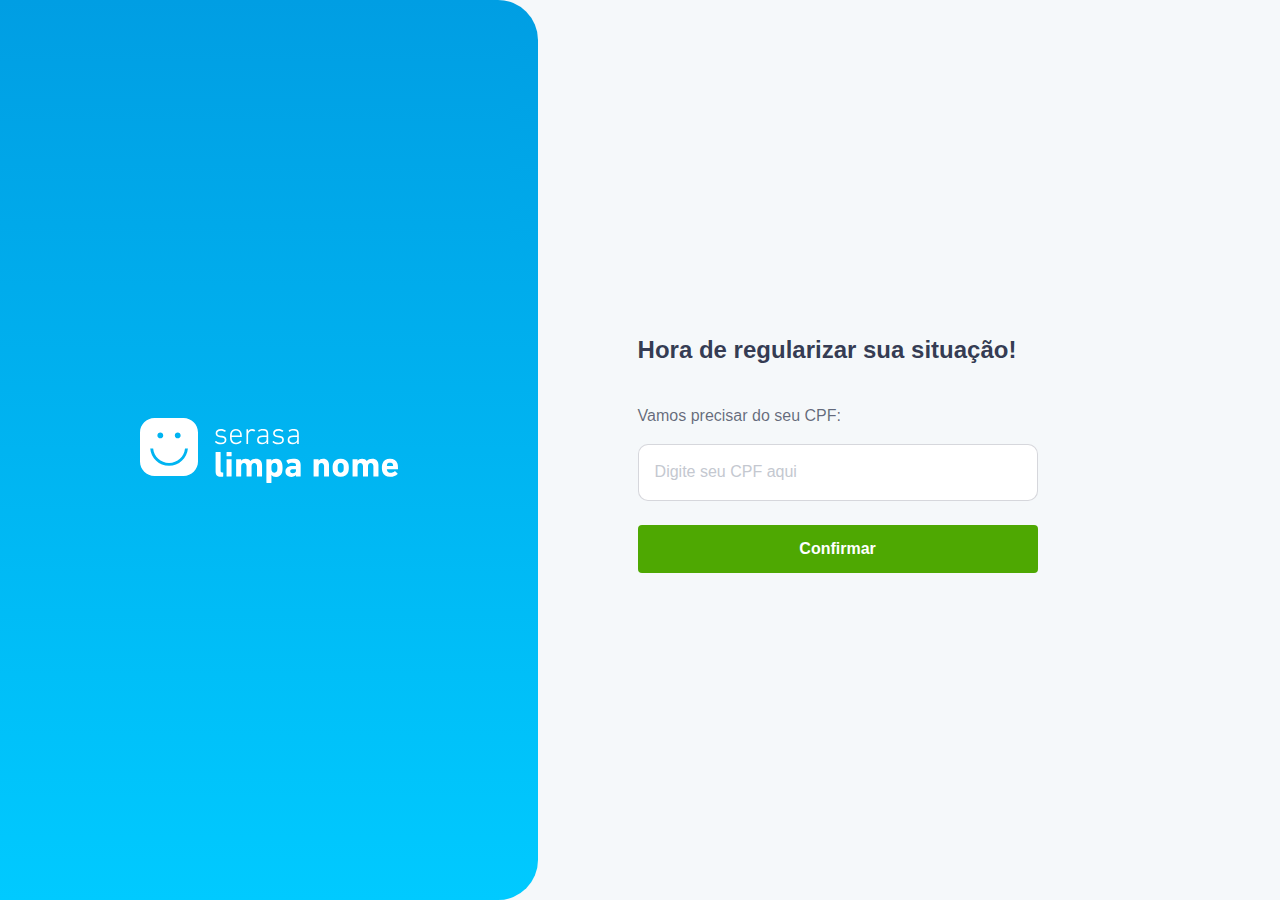
<file: base/index.html>
<!DOCTYPE html>
<html lang="pt-BR">
<head>
  <meta charset="UTF-8">
  <meta name="viewport" content="width=device-width, initial-scale=1.0">
  <link rel="stylesheet" href="./styles/login.css"/>
  <link rel="stylesheet" href="./styles/base.css"/>
  <link rel="stylesheet" href="./styles/components.css"/>

  <title>Limpa Nome | Login</title>
</head>
<body>

  <section class="hero">
    
    <img class="hero__logo" src="./images/lno-logo.svg" alt="Logo Serasa Limpa Nome"/>
    
  </section>

  <main class="login">

    <h1 class="login__title">Hora de regularizar sua situação!</h1>

    <form class="form login__form">

      <div class="form-field">
        <label class="form-field__label" for="input-cpf">Vamos precisar do seu CPF:</label>
        <input class="input form-field__input" type="text" id="input-cpf" name="cpf" placeholder="Digite seu CPF aqui"/>
      </div>

      <button class="button button--primary form__submit" type="submit">Confirmar</button>

    </form>

  </main>

</body>
</html>
</file>
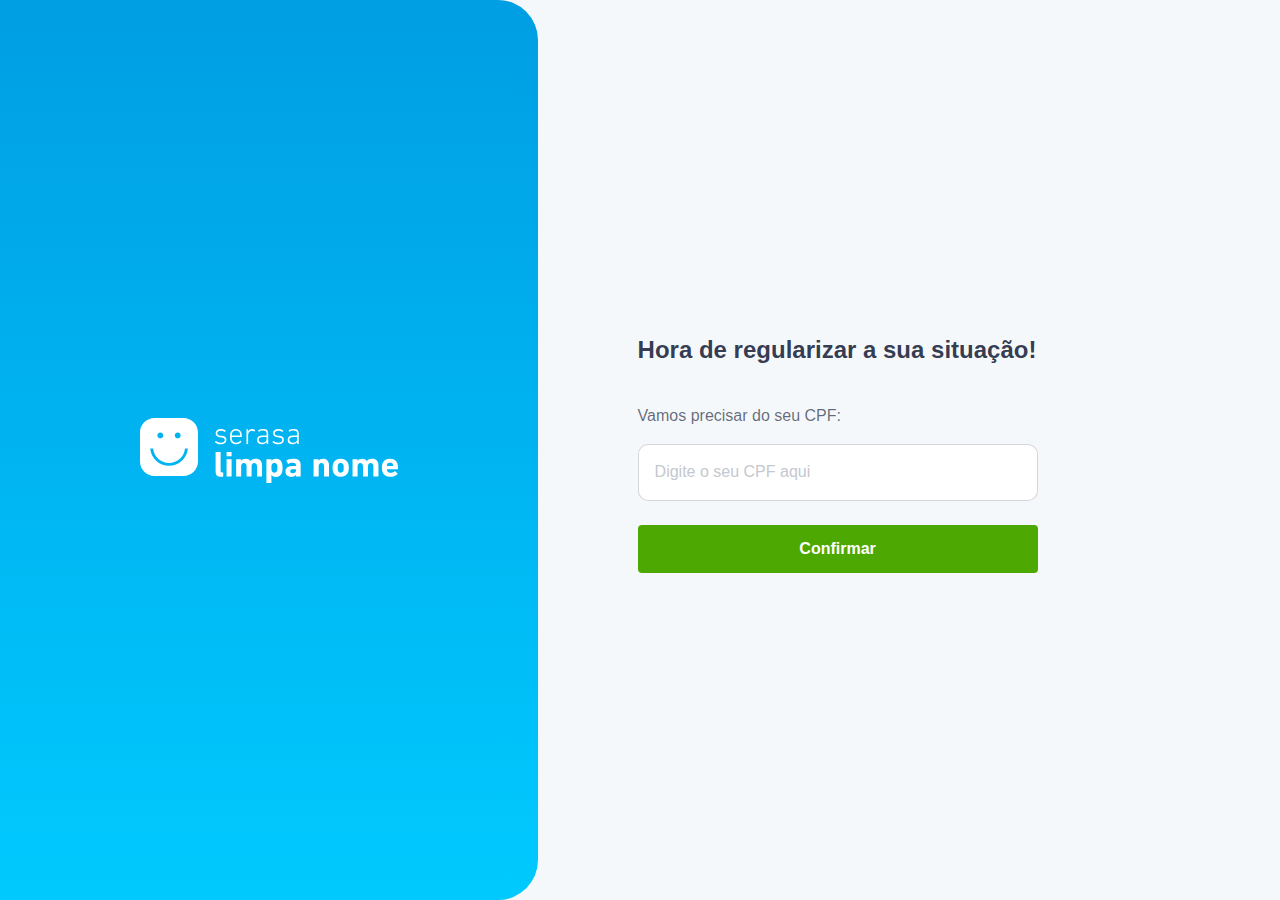
<file: final/index.html>
<!DOCTYPE html>
<html lang="en">
<head>
  <meta charset="UTF-8">
  <meta name="viewport" content="width=device-width, initial-scale=1.0">

  <link rel="stylesheet" href="./styles/base.css" />
  <link rel="stylesheet" href="./styles/components.css" />
  <link rel="stylesheet" href="./styles/login.css" />

  <title>Limpa Nome | Login</title>
</head>
<body>

  <section class="hero">

    <img class="hero__logo" src="./images/lno-logo.svg" alt="Serasa Limpa Nome Logo" />

  </section>

  <main class="login">

    <h1 class="login__title">Hora de regularizar a sua situação!</h1>

    <form class="form login__form">

      <div class="form-field">
        <label class="form-field__label" for="input-cpf">Vamos precisar do seu CPF:</label>
        <input class="form-field__input input" type="text" id="input-cpf" name="cpf" placeholder="Digite o seu CPF aqui" />
        <!-- <a href="#" class="link">Esqueci minha senha</a> -->
      </div>

      <button class="button button--primary form__submit">Confirmar</button>
    </form>

  </main>

</body>
</html>
</file>
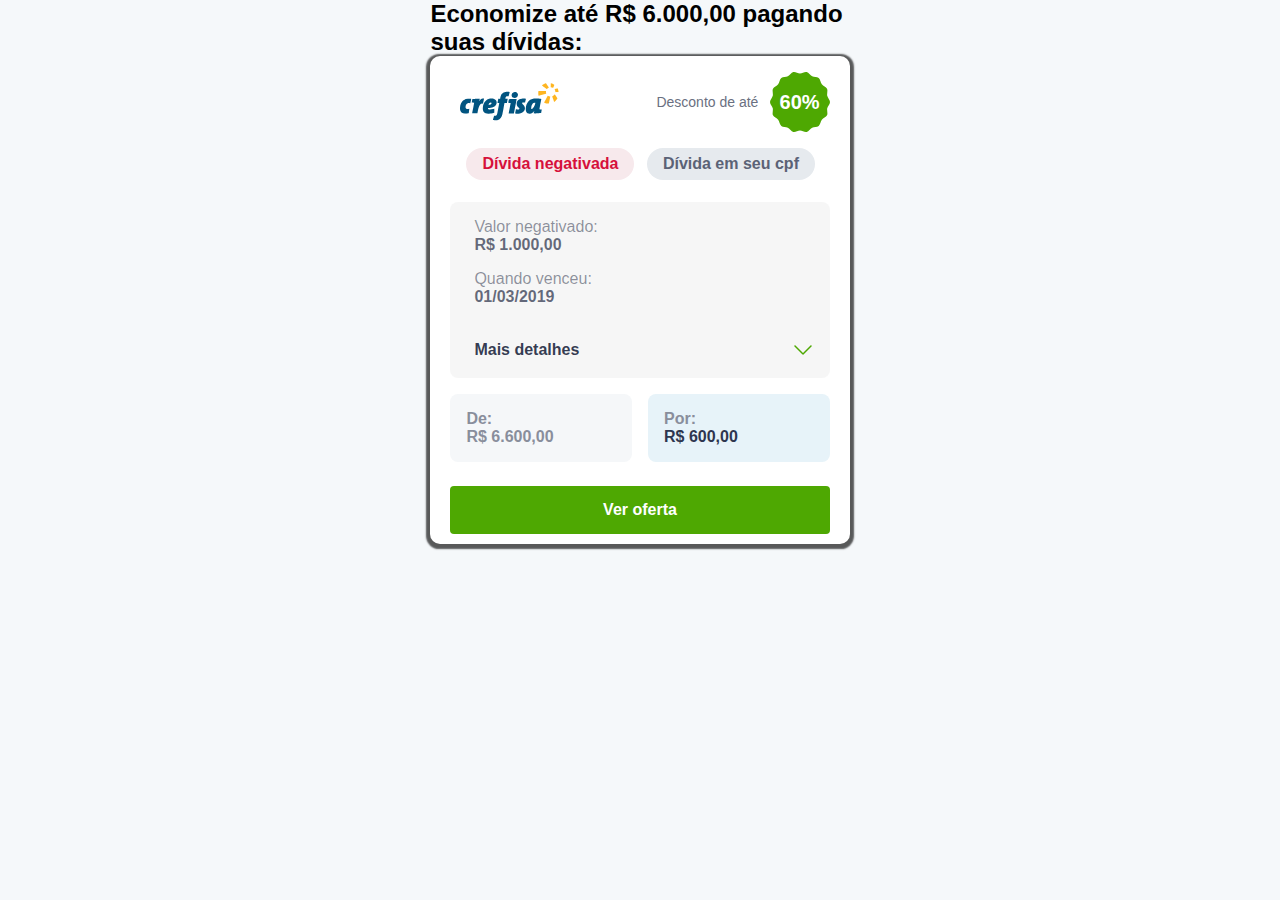
<file: base/cards.html>
<!DOCTYPE html>
    <head>
        <meta charset="utf-8" />
        <meta name="viewport" content="width=device-width, initial-scale=1.0">
        <link rel="stylesheet" href="./styles/base.css" />
        <link rel="stylesheet" href="./styles/components.css" />
        <link rel="stylesheet" href="./styles/cards.css" />
        <title>Limpa Nome | Ofertas</title>
    </head>
    <body>
        <header></header>
        <main class="container">
            
            <h1 class="title">Economize até R$ 6.000,00 pagando suas dívidas:</h1>
            
            <article class="card">

                <section class="debt-discount">
                    <img class="" src="./images/crefisa-logo.svg" alt="Logo da crefisa">
                    
                    <label class="debt-discount__label" >
                    Desconto de até
                    <span class="debt-discount__span">60%</span>
                    </label>
                </section>

                <section class="debt-info">
                    <span class="debt-span debt-info__span-negagtive">Dívida negativada</span>
                    <span class="debt-span">Dívida em seu cpf</span>
                </section>

                <section class="debt-data">
                    <dl class="debt-data__list">
                        <dt>Valor negativado:</dt>
                        <dd>R$ 1.000,00</dd>

                        <dt>Quando venceu:</dt>
                        <dd>
                        <time>01/03/2019</time>
                        </dd>
                    </dl>
                    <button type="button" class="button debt-data__btn"> Mais detalhes</button>
                </section>

                <section class="debt-value">
                    <div class="debt-value__box">
                        <span class="debt-value__span">
                            De:<br><label class="debt-value__label">R$ 6.600,00</label>
                        </span>
                    </div>

                    <div class="debt-value__box debt-value--primary">
                        <span class="debt-value__span">
                            Por:<br><label class="debt-value__label--primary">R$ 600,00</label>
                        </span>
                    </div>
                </section>
                        
                <button type="submit" class="button button--primary form__submit">Ver oferta</button>
            </article>
        </main>

    </body>
</html>
</file>
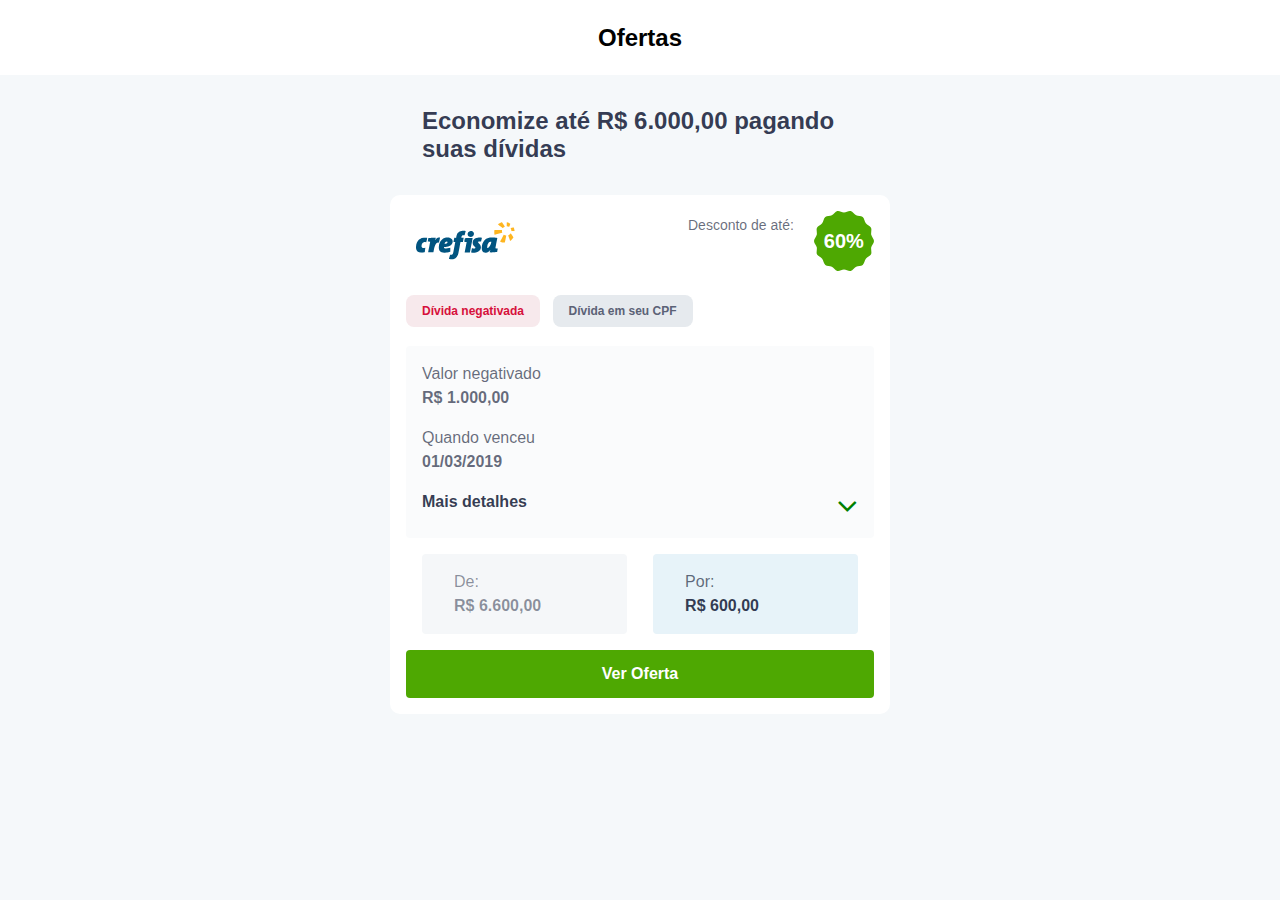
<file: desafio/home.html>
<!DOCTYPE html>
<!DOCTYPE html>
<html lang="pt-BR">
<head>
    <meta charset="UTF-8">
    <meta name="viewport" content="width=device-width, initial-scale=1.0">
    <link rel="stylesheet" href="styles/base.css"/> 
    <link rel="stylesheet" href="styles/components.css"/>
    <link rel="stylesheet" href="styles/home.css"/>
    <link rel="stylesheet" href="https://cdnjs.cloudflare.com/ajax/libs/font-awesome/4.7.0/css/font-awesome.min.css">
    <title>Limpa Nome | Home</title>
</head>
<body>
    <nav class="nav-menu"><h2>Ofertas</h2></nav>

    <main class="content">
        <h1 class="content__title">Economize até R$ 6.000,00 pagando suas dívidas</h1>
        <article class="offer">
            <section class="partner">
                <img src="./images/crefisa-logo.svg" alt="Logo Crefisa"/>

                <label class="partner--discount discount"> Desconto de até:
                    <span class="discount__percent">60%</span>
                </label>

            </section>
            <div class="partner-tag">
                <span class="tag tag-debt">Dívida negativada</span>
                <span class="tag">Dívida em seu CPF</span>
            </div>
            <section class="partner-negativate">
                <dt>Valor negativado</dt>
                <dd>R$ 1.000,00</dd>

                <dt>Quando venceu</dt>
                <dd><time>01/03/2019</time></dd>

                <label class="details">Mais detalhes<i class="fa fa-angle-down fa-2x icon"></i></label>
                
            </section>
            <section class="promotion">
                <section class="promotion__before">
                    <dl class="promotion__space">
                        <dt class="promotion_de">De:</dt>
                        <dd class="promotion_de promotion_de_value">R$ 6.600,00</dd>
                    </dl>
                    

                </section>
                <section class="promotion__after">
                    <dl class="promotion__space">
                        <dt class="promotion_por">Por:</dt>
                        <dd class="promotion_por promotion_por_value">R$ 600,00</dd>
                    </dl>
                </section>
            </section>
            <button type="submit" class="button button--primary">Ver Oferta</button>
        </article>

    </main>
</body>
</html>
</file>
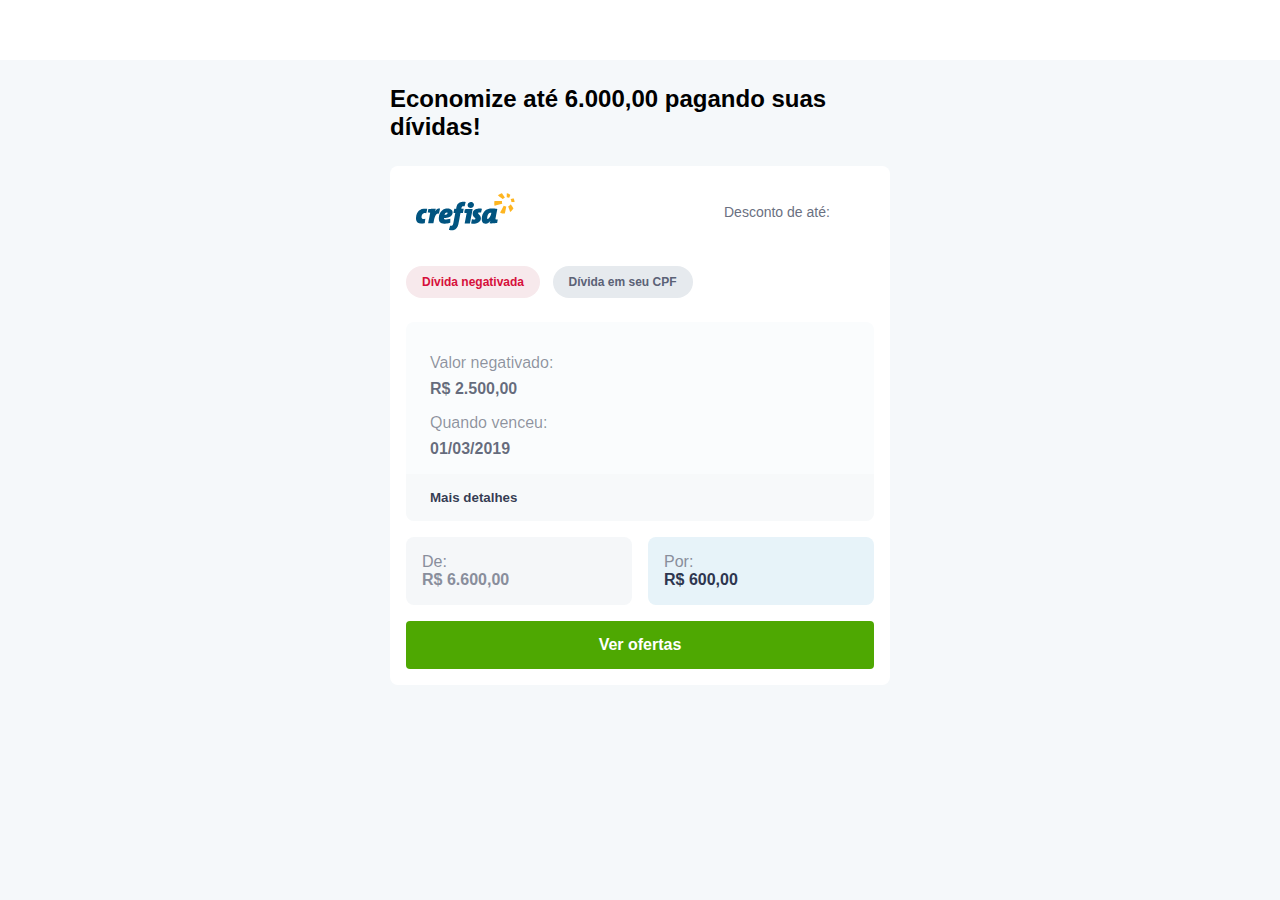
<file: desafio/offers.html>
<!DOCTYPE html>
<html lang="pt-BR">
<head>
    <meta charset="UTF-8">
    <meta name="viewport" content="width=device-width, initial-scale=1.0">
    <link rel="stylesheet" href="./styles/offers.css"/>
    <link rel="stylesheet" href="./styles/base.css" />
    <link rel="stylesheet" href="./styles/components.css" />
    <title>Limpa Nome | Ofertas</title>
</head>
<body>

    <nav class="nav-header"></nav>

    <main class="offers-list">

        <h1 class="offers-list__title">Economize até 6.000,00 pagando suas dívidas!</h1>

        <article class="card offer">

            <header class="offer__header">

                <img  src="./images/crefisa-logo.svg" alt="Logo do parceiro Crefisa"/>
                <label class="discount-percent">Desconto de até:
                    <span class="discount-percent__value">60%</span>
                </label>

            </header>

            <section class="offer__tag">

                <span class="tag tag--debt">Dívida negativada</span>
                <span class="tag">Dívida em seu CPF</span>

            </section>

            <section class="offer-detail">

                <dl class="offer-detail__list">
                    <dt>Valor negativado:</dt>
                    <dd>R$ 2.500,00</dd>
                    <dt>Quando venceu:</dt>
                    <dd><time>01/03/2019</time></dd>
                </dl>

                <button type="button" class="offer-detail__more">Mais detalhes</button>

            </section>

            <section class="offer__value">
                <label class="offer-value">De:
                    <p>R$ 6.600,00</p>
                </label>
                <label class="offer-value offer-value__disc">Por:
                    <p>R$ 600,00</p>
                </label>

            </section>

        <button type="button" class="button button--primary">Ver ofertas</button>

        </article>
    </main>
</body>
</html>
</file>
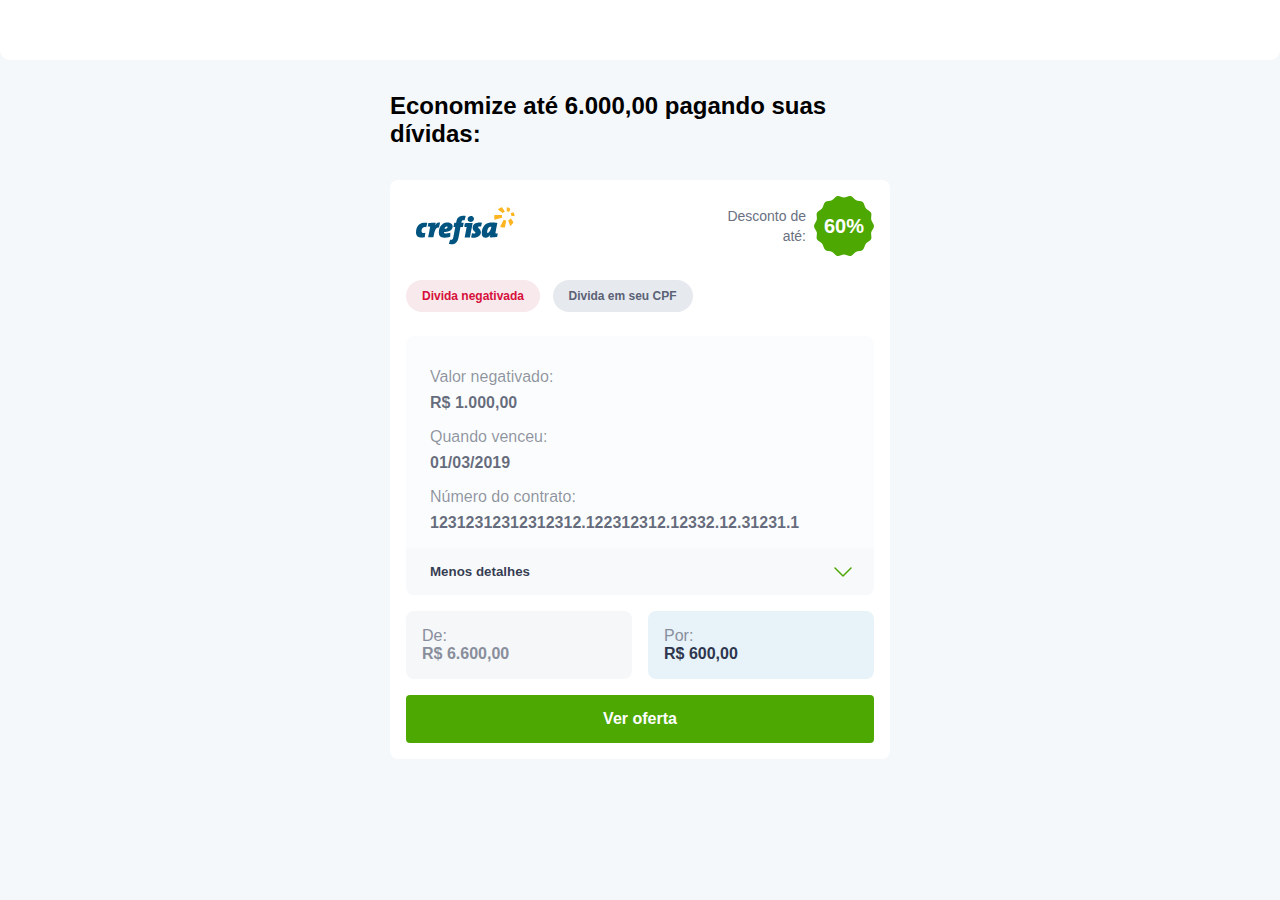
<file: final/offers.html>
<!DOCTYPE html>
<html lang="pt-BR">
<head>
  <meta charset="UTF-8">
  <meta name="viewport" content="width=device-width, initial-scale=1.0">

  <link rel="stylesheet" href="./styles/base.css" />
  <link rel="stylesheet" href="./styles/components.css" />
  <link rel="stylesheet" href="./styles/offers.css" />

  <!-- <script src="./scripts/offerList.js" type="module"></script> -->

  <title>Limpa Nome | Ofertas</title>
</head>
<body>
  <nav class="nav-header"></nav>

  <main class="offers-list">
    <h1 class="offers-list__title">Economize até 6.000,00 pagando suas dívidas:</h1>

    <article class="card offer">
      <header class="offer__header">
        <img src="./images/crefisa-logo.svg" alt="Logo do parceiro: Crefisa" />

        <label class="discount-badge">
          Desconto de até: <span class="discount-badge__value">60%</span>
        </label>
      </header>

      <section class="offer__tags">
        <span class="tag tag--debt">Divida negativada</span>
        <span class="tag">Divida em seu CPF</span>
      </section>

      <section class="offer-details">
        <dl class="offer-details__list">
          <dt>Valor negativado:</dt>
          <dd>R$ 1.000,00</dd>

          <dt>Quando venceu:</label>
          <dd><time>01/03/2019</time></dd>

          <dt>Número do contrato:</dt>
          <dd>12312312312312312.122312312.12332.12.31231.1</dd>
        </dl>

        <button type="button" class="offer-details__more">Menos detalhes</button>
      </section>

      <section class="offer__values">
        <label class="offer-value">
          De: <p>R$ 6.600,00</p>
        </label>

        <label class="offer-value offer-value--featured">
          Por: <p>R$ 600,00</p>
        </label>
      </section>

      <button class="offer__submit button button--primary">Ver oferta</button>
    </article>

  </main>

</body>
</html>
</file>
<file: base/styles/login.css>
body {
  display: flex;
  flex-direction: row
}

.hero {
  display: flex;
  width: 42%;
  border-top-right-radius: 40px;
  border-bottom-right-radius: 40px;
  background-color: #00baf5;
  background-image: linear-gradient(#009ee3, #00caff);
}

.hero__logo {
  margin: auto;
}

.login {
  display: flex;
  justify-content: center;
  flex-direction: column;
  width: 50%;
  padding: 0 100px;
  background-color: #f5f8fa;
}

.login__form {
  max-width: 400px;
}

.login__title {
  margin-bottom: 32px;
  line-height: 44px;
  color: rgba(0, 8, 38, 0.8);
}
</file>
<file: base/styles/base.css>
body,
html {
  padding: 0;
  margin: 0;
  height: 100%;
  font-family: 'Trebuchet MS', 'Lucida Sans Unicode', 'Lucida Grande', 'Lucida Sans', Arial, sans-serif;
}

* {
  box-sizing: border-box;
}

*:before,
*:after {
  box-sizing: inherit;
}

body {
  background-color: #f5f8fa;
}

h1, h2, h3, h4, h5, h6 {
  padding: 0;
  margin: 0;
}

h1 {
  font-size: 1.5rem;
  line-height: 28px;
}
</file>
<file: base/styles/components.css>
.button {
  padding: 0.75rem;
  font-size: 1rem;
  line-height: 24px;
  width: 100%;
  font-weight: bold;
  border: 0;
  border-radius: 4px;
}

.button--primary {
  background-color: #4ea802;
  color: #FFF;
}

.form__submit {
  margin-top: 24px;
}

.form-field {
  display: flex;
  flex-direction: column;
}
  
.form-field__label {
  color: rgba(0, 8, 38, 0.6);
  padding-bottom: 16px;
  font-size: 16px;
  line-height: 24px;
  }

.input {
  padding: 1.25rem 1rem;
  border: 1px solid rgba(0, 8, 38, 0.16);
  border-radius: 10px;
}

.input::placeholder {
  color: #c4c8d0;
  font-size: 1rem;
}
</file>
<file: final/styles/base.css>
body,
html {
  padding: 0;
  margin: 0;
  height: 100%;
  font-family: 'Trebuchet MS', 'Lucida Sans Unicode', 'Lucida Grande', 'Lucida Sans', Arial, sans-serif;
}

* {
  box-sizing: border-box;
}

*:before,
*:after {
  box-sizing: inherit;
}

body {
  background-color: #f5f8fa;
}

h1, h2, h3, h4, h5, h6 {
  padding: 0;
  margin: 0;
}

h1 {
  font-size: 1.5rem;
  line-height: 28px;
}
</file>
<file: final/styles/components.css>
/* BUTTON */
.button {
  padding: 0.75rem;
  font-size: 1rem;
  line-height: 24px;
  width: 100%;
  font-weight: bold;
  border: 0;
  border-radius: 4px;
}

.button--primary {
  background-color: #4ea802;
  color: #FFF;
}

/* INPUT */
.input {
  padding: 1.25rem 1rem;
  border: 1px solid rgba(0, 8, 38, 0.16);
  border-radius: 10px;
}

.input::placeholder {
  color: #c4c8d0;
  font-size: 1rem;
}


/* FORM */
.form__submit {
  margin-top: 1.5rem;
}


/* FORM-FIELD */
.form-field {
  display: flex;
  flex-direction: column;
}

.form-field__label {
  color: rgba(0, 8, 38, 0.6);
  padding-bottom: 1rem;
  font-size: 16px;
  line-height: 24px;
}


/* CARD */
.card {
  padding: 1rem;
  background-color: #FFF;
  border-radius: 8px;
}


/* TAG */
.tag {
  display: inline-block;
  padding: .5rem 1rem;
  background-color: #e6eaee;
  border-radius: 1rem;
  font-size: 12px;
  line-height: 16px;
  font-weight: bold;
  color: #5b6276;
}

.tag--debt {
  background-color: #f7e9ec;
  color: #d6103b;
}

.tag + .tag {
  margin-left: .5rem;
}


/* LINK */

.link {
  font-size: 12px;
  line-height: 16px;
  color: rgba(0, 8, 38, 0.6);
  text-decoration: none;
  margin-top: 1rem;
}

.link:hover {
  text-decoration: underline;
}
</file>
<file: final/styles/login.css>
body {
  display: flex;
  height: 100%;
  margin: 0 auto;
}

.hero {
  width: 42%;
  display: flex;
  border-top-right-radius: 40px;
  border-bottom-right-radius: 40px;
  background-color: #00baf5;
  background-image: linear-gradient(#009ee3, #00caff);
}

.hero__logo {
  width: 268px;
  height: 65px;
  margin: auto;
}

.login__title {
  margin-bottom: 2rem;
  line-height: 44px;
  color: rgba(0, 8, 38, 0.8);
}

.login {
  display: flex;
  justify-content: center;
  flex-direction: column;
  width: 50%;
  padding: 0 100px;
  background-color: #f5f8fa;
}

.login__form {
  max-width: 400px;
}


@media (max-width: 768px) {
  .login {
    flex-direction: column;
    background-color: #00baf5;
  }

  .hero,
  .login {
    width: 100%;
  }

  .hero {
    height: 30%;
    border-radius: 0;
  }

  .login {
    border-top-left-radius: 25px;
    border-top-right-radius: 25px;
    padding: 2.5rem 1rem;
    justify-content: flex-start;
    flex: 1;
    margin: -25px 0 0;
  }

  .login,
  .hero__logo {
    animation: slideIn 1s cubic-bezier(0.16, 1, 0.3, 1);
  }


  .login__form {
    width: 100%;
    max-width: initial;
  }

  h1 {
    font-size: 1.25rem;
  }
}


@media (max-width: 1024px) {
  .login__content {
    flex: 1;
    padding: 3rem;
  }

  .login__form {
    width: 100%;
  }
}

@keyframes slideIn {
  from {
    transform: translateY(100%);
    opacity: 0;
  }
  to {
    transform: translateY(0%);
    opacity: 1;
  }
}
</file>
<file: base/styles/cards.css>
body {

    display: flex;
    flex-direction: row;
    background-color: #f5f8fa;
}

.container {
    margin: 0 auto;
    width: 32.75%;
    
}


.card {
    box-shadow: rgba(0, 0, 0, 0.644) .001rem .1rem .1rem .2rem;
    display: flex;
    justify-content: center;
    flex-direction: column;
    border-radius: 10px;
    background: white;
    padding-left: 1.25rem;
    padding-right: 1.25rem;
    padding-bottom: .625rem;
}


.debt-discount {
    margin-top: 1rem;
    display: flex;
    height: 3.75rem;
    align-items: center;
    justify-content: space-between;
    margin-bottom: 1rem;
}
.debt-discount__label {
    justify-content: right;
    display: flex;
    align-items: center;
    
    color: #6a7081;
    
    width: 11.25rem;
    text-align: right;
    font-size: 14px;
    line-height: 20px;
}
.debt-discount__span {
    display: flex;
    
    float: none;
    background-size: contain;
    background: url("../images/badge.svg");
    width: 3.75rem;
    height: 3.75rem;
    margin-left: .7rem;
    
    font-size: 1.25rem;
    font-weight: bold;

    line-height: 1.25rem;

    align-items: center;
    justify-content: center;
    color: white;
}


.debt-info {
    display: inline;
    margin-bottom: 1.375rem;
}
.debt-span {
    display: inline-block;

    color: #5b6276;

    background-color: #e6eaee;
    border-radius: 1rem;
    padding: 0.5rem 1rem;

    font-size: 1rem;
    line-height: 1rem;
    font-weight: bold;
}
.debt-info__span-negagtive {
    margin-left: 1rem;
    background-color: #f7e9ec;
    color: #d6103b;
}
.debt-span + .debt-span {
    margin-left: .5rem;
}

.debt-data {
    margin-bottom: 1rem;
    background-color: #efefef96;
    border-radius: 8px;
    overflow: hidden;
}

.debt-data__list {
    padding: 1rem 1.5rem;
    margin: 0;
}
dt {
    color: rgba(0, 8, 38, 0.44);
}
dd {
    color: rgba(0, 8, 38, 0.6);
    font-weight: bold;
    margin: 0;
}
dd + dt {
    padding-top: 1rem;
    display: block;
    
}
.debt-data__btn {
    font-weight: bold;
    text-align: left;
    background: url(../images/arrow.svg);
    background-repeat: no-repeat;
    background-position: 95% center;
    border: 0;
    padding: 1rem 1.5rem;
    color: rgba(0, 8, 38, 0.8);
}
.debt-value {
    display: flex;
    
}
.debt-value__span {
    color: #898e9c;
    margin: 0;
    font-weight: bold;
}
div + div {
    margin-left: 1rem;
}
.debt-value__box {
    flex: 1;
    padding: 1rem;
    background-color: #f5f7f9;
    border-radius: .5rem;   
}
.debt-value--primary {
    background-color: #e7f3f9;
}
.debt-value__label--primary {
    color: #2e364f;
}
</file>
<file: desafio/styles/base.css>
body,
html {
  padding: 0;
  margin: 0;
  height: 100%;
  font-family: 'Trebuchet MS', 'Lucida Sans Unicode', 'Lucida Grande', 'Lucida Sans', Arial, sans-serif;
}

* {
  box-sizing: border-box;
}

*:before,
*:after {
  box-sizing: inherit;
}

body {
  background-color: #f5f8fa;
}

h1, h2, h3, h4, h5, h6 {
  padding: 0;
  margin: 0;
}

h1 {
  font-size: 1.5rem;
  line-height: 28px;
}
</file>
<file: desafio/styles/components.css>
/* BUTTON */
.button {
  padding: 0.75rem;
  font-size: 1rem;
  line-height: 24px;
  width: 100%;
  font-weight: bold;
  border: 0;
  border-radius: 4px;
}

.button--primary {
  background-color: #4ea802;
  color: #FFF;
}


/* INPUT */
.input {
  padding: 1.25rem 1rem;
  border: 1px solid rgba(0, 8, 38, 0.16);
  border-radius: 10px;
}

.input::placeholder {
  color: #c4c8d0;
  font-size: 1rem;
}


.form__submit {
  margin-top: 1.5rem;
}


.form-field {
  display: flex;
  flex-direction: column;
}

.form-field__label {
  color: rgba(0, 8, 38, 0.6);
  padding-bottom: 1rem;
  font-size: 16px;
  line-height: 24px;
}

.link {
  font-size: 12px;
  line-height: 16px;
  color: rgba(0, 8, 38, 0.6);
  text-decoration: none;
  margin-top: 1rem;
}

.link:hover {
  text-decoration: underline;
}

.card {
  padding: 1rem;
  background-color: #FFF;
  border-radius: 8px;
}

.tag {
  display: inline-block;
  padding: .5rem 1rem;
  background-color: #e6eaee;
  border-radius: 1rem;
  font-size: 12px;
  line-height: 16px;
  font-weight: bold;
  color: #5b6276;
}

.tag--debt {
  background-color: #f7e9ec;
  color: #d6103b;
}

.tag + .tag {
  margin-left: .5rem;
}
</file>
<file: desafio/styles/home.css>
.nav-menu {
    background-color: #FFF;
    height: 75px;
    max-width: 1920px;
    margin: auto;
    display: flex;
    align-items: center;
    justify-content: center;
}

.content {
    width: 35%;
    margin: 0 auto;
    min-width: 500px;
}

.content__title {
    margin: 2rem 2rem;
    line-height: 28px;
    color: rgba(0, 8, 38, 0.8);
}

.offer {
    background-color: #FFF;
    border-radius: 10px;
    padding: 1rem;
    max-width: 500px;
}

.partner {
    display: flex;
    align-items: center;
    justify-content: space-between;
    margin-bottom: 1.5rem;
    height: 60px;
}

.partner--discount {
    display: flex;
    text-align: right;
    font-size: 14px;
    line-height: 28px;
    width: 186px;
    color: rgba(0, 8, 38, 0.6)
}

.discount__percent {
    display: flex;
    align-items: center;
    justify-content: center;
    width: 60px;
    height: 60px;
    margin-left: 20px;
    background-image: url('../images/badge.svg');
    font-size: 20px;
    line-height: 24px;
    font-weight: bold;
    color: #FFF;
  }

.tag {
    display: inline-block;
    padding: .5rem 1rem;
    border-radius: 8px;
    font-size: 12px;
    line-height: 16px;
    font-weight: bold;
    color: #5b6276;
    background-color: #e6eaee;
    margin-bottom: 1.2rem;
}

.tag-debt {
    font-size: 12px;
    line-height: 16px;
    color: #d6103b;
    background: #f7e9ec;
}

.partner-negativate {
    background: rgba(245, 248, 250, 0.5);
    border-radius: 4px;
    padding: 1rem;
    font-size: 16px;
    line-height: 24px;
    color: rgba(0, 8, 38, 0.44);    
}

.partner-negativate > dd {
    color: rgba(0, 8, 38, 0.6);
    margin-bottom: 1rem;
    margin-inline-start: 0;
    font-weight: bold;
}

.partner-negativate > dt {
    color: rgba(0, 8, 38, 0.6);
}

.details {
    display: flex;
    justify-content: space-between;
    color:rgba(0, 8, 38, 0.8);
    font-weight: bold;
}
.icon{
    text-align: right;
    color: green;
}

.promotion {
    display: flex;
    flex-direction: row;
    justify-content: space-between;
    margin: 1rem 1rem;
}

.promotion__before, .promotion__after {
    background: rgba(0, 8, 38, 0.8);
    width: 47%;
    background: #f5f7f9;
    border-radius: 4px;
}

.promotion__after {
    background: #e7f3f9;
}

.promotion dd { 
    margin-inline-start: 0;
}

.promotion__space {
    padding: 0 2rem;
}

.promotion_de {
    font-size: 16px;
    line-height: 24px;
    color: rgba(0, 8, 38, 0.44)
}

.promotion_de_value {
    font-weight: bold;
}

.promotion_por {
    font-size: 16px;
    line-height: 24px;
    color: rgba(0, 8, 38, 0.6)
}

.promotion_por_value {
    font-weight: bold;
    color: rgba(0, 8, 38, 0.8)
}

@media screen and (max-width: 480px) {
    .nav-menu {
        display: none;
    }
}
</file>
<file: desafio/styles/offers.css>
.nav-header {
    background-color: #FFF;
    height: 60px;
    max-width: 1920px;
    margin-bottom: 25px;
} 

.offers-list {
    width: 35%;
    margin: 0 auto;
    min-width: 500px;
}

.offers-list__title {
    font-size: 24px;
    line-height: 28px;
    margin-bottom: 25px;
}

.offer__header {
    display: flex;
    align-items: center;
    justify-content: space-between;
    height: 60px;
    margin-bottom: 1.5rem;
}

.offer__tag {
    margin-bottom: 1.5rem;
}

.offer__value {
    margin-bottom: 1rem;
    display: flex;
}

.offer-detail {
    margin-bottom: 1rem;
    background-color: #fafcfd;
    border-radius: 8px;
    overflow: hidden;
}

.offer-detail__list {
    padding: 1rem 1.5rem;
    margin: 0;
}

.offer-detail__list > dt {
    display: block;
    margin: 1rem 0 .5rem;
    color: rgba(0, 8, 38, 0.44);
}
  
.offer-detail__list > dd {
    margin: 0;
    color: rgba(0, 8, 38, 0.6);
    font-weight: bold;
}

.offer-detail__more {
    font-weight: bold;
    padding: 1rem 1.5rem;
    width: 100%;
    border: 0;
    background-color: #f7f9fa;
    text-align: left;
    color: rgba(0, 8, 38, 0.8);
}

.offer-value {
    flex: 1;
    padding: 1rem;
    background-color: #f5f7f9;
    border-radius: 8px;
    color: #898e9c;
}
  
.offer-value > label {
    margin-bottom: .375rem;
}
  
.offer-value > p {
    color: #898e9c;
    font-weight: bold;
    margin: 0;
}
  
.offer-value__disc {
    background-color: #e7f3f9;
}
  
.offer-value__disc > label {
    color: #5c667a;
}
  
.offer-value__disc > p {
    color: #2e364f;
}
  
.offer-value + .offer-value {
    margin-left: 1rem;
}

.offer__value {
    margin-bottom: 1rem;
    display: flex;
}

.discount-percent__value {
    font: 20px;
    line-height: 24px;
    color: #fff;
}

.discount-percent {
    display: flex;
    align-items: center;
    color: #6a7081;
    width: 150px;
    text-align: right;
    font-size: 14px;
    line-height: 20px;
}
</file>
<file: final/styles/offers.css>
/* NAV HEADER */
.nav-header {
  background-color: #FFF;
  height: 60px;
  max-width: 1920px;
  border-bottom-left-radius: 10px;
  border-bottom-right-radius: 10px;
}


/* OFFERS LIST */
.offers-list {
  width: 35%;
  margin: 0 auto;
  min-width: 500px;
}

.offers-list__title {
  font-size: 1.5rem;
  margin: 2rem 0;
}


/* OFFER */
.offer__header {
  display: flex;
  align-items: center;
  justify-content: space-between;
  margin-bottom: 1.5rem;
  height: 60px;
}

.offer__tags {
  margin-bottom: 1.5rem;
}

.offer__values {
  margin-bottom: 1rem;
  display: flex;
}


/* OFFER VALUE */
.offer-value {
  flex: 1;
  padding: 1rem;
  background-color: #f5f7f9;
  border-radius: 8px;
  color: #898e9c;
}

.offer-value > label {
  margin-bottom: .375rem;
}

.offer-value > p {
  color: #898e9c;
  font-weight: bold;
  margin: 0;
}

.offer-value--featured {
  background-color: #e7f3f9;
}

.offer-value--featured > label {
  color: #5c667a;
}

.offer-value--featured > p {
  color: #2e364f;
}

.offer-value +
.offer-value {
  margin-left: 1rem;
}


/* DISCOUNT BADGE */
.discount-badge {
  display: flex;
  align-items: center;
  color: #6a7081;
  width: 150px;
  text-align: right;
  font-size: 14px;
  line-height: 20px;
}

.discount-badge__value {
  display: flex;
  align-items: center;
  justify-content: center;
  flex: none;
  width: 60px;
  height: 60px;
  margin-left: .5rem;
  background-image: url('../images/badge.svg');
  background-size: contain;
  font-size: 20px;
  line-height: 24px;
  font-weight: bold;
  color: #FFF;
}


/* OFFER DETAILS */
.offer-details {
  margin-bottom: 1rem;
  background-color: #fafcfd;
  border-radius: 8px;
  overflow: hidden;
}

.offer-details__list {
  padding: 1rem 1.5rem;
  margin: 0;
}

.offer-details__list > dt {
  display: block;
  margin: 1rem 0 .5rem;
  color: rgba(0, 8, 38, 0.44);
}

.offer-details__list > dd {
  margin: 0;
  color: rgba(0, 8, 38, 0.6);
  font-weight: bold;
}

.offer-details__more {
  font-weight: bold;
  padding: 1rem 1.5rem;
  width: 100%;
  border: 0;
  background-color: #f7f9fa;
  text-align: left;
  color: rgba(0, 8, 38, 0.8);
  background-image: url('../images/arrow.svg');
  background-repeat: no-repeat;
  background-position: 95% center;
}
</file>
